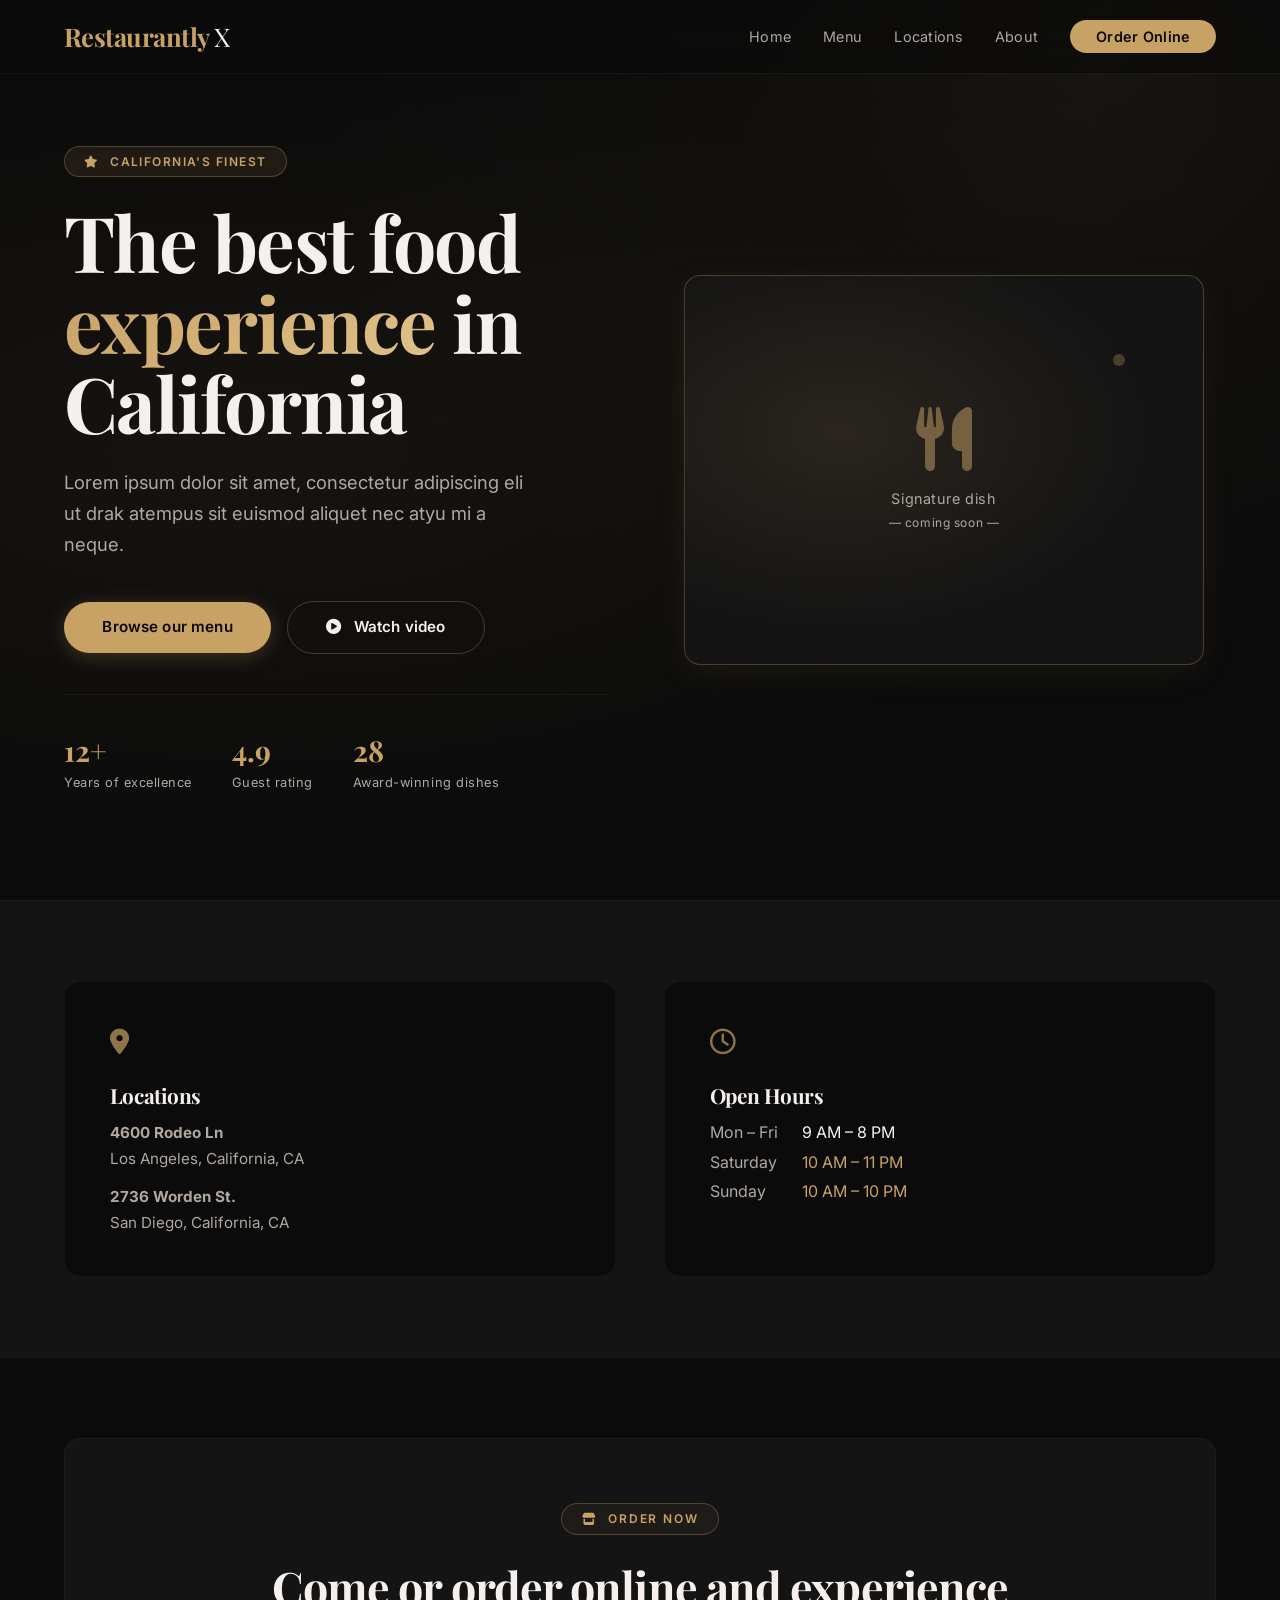
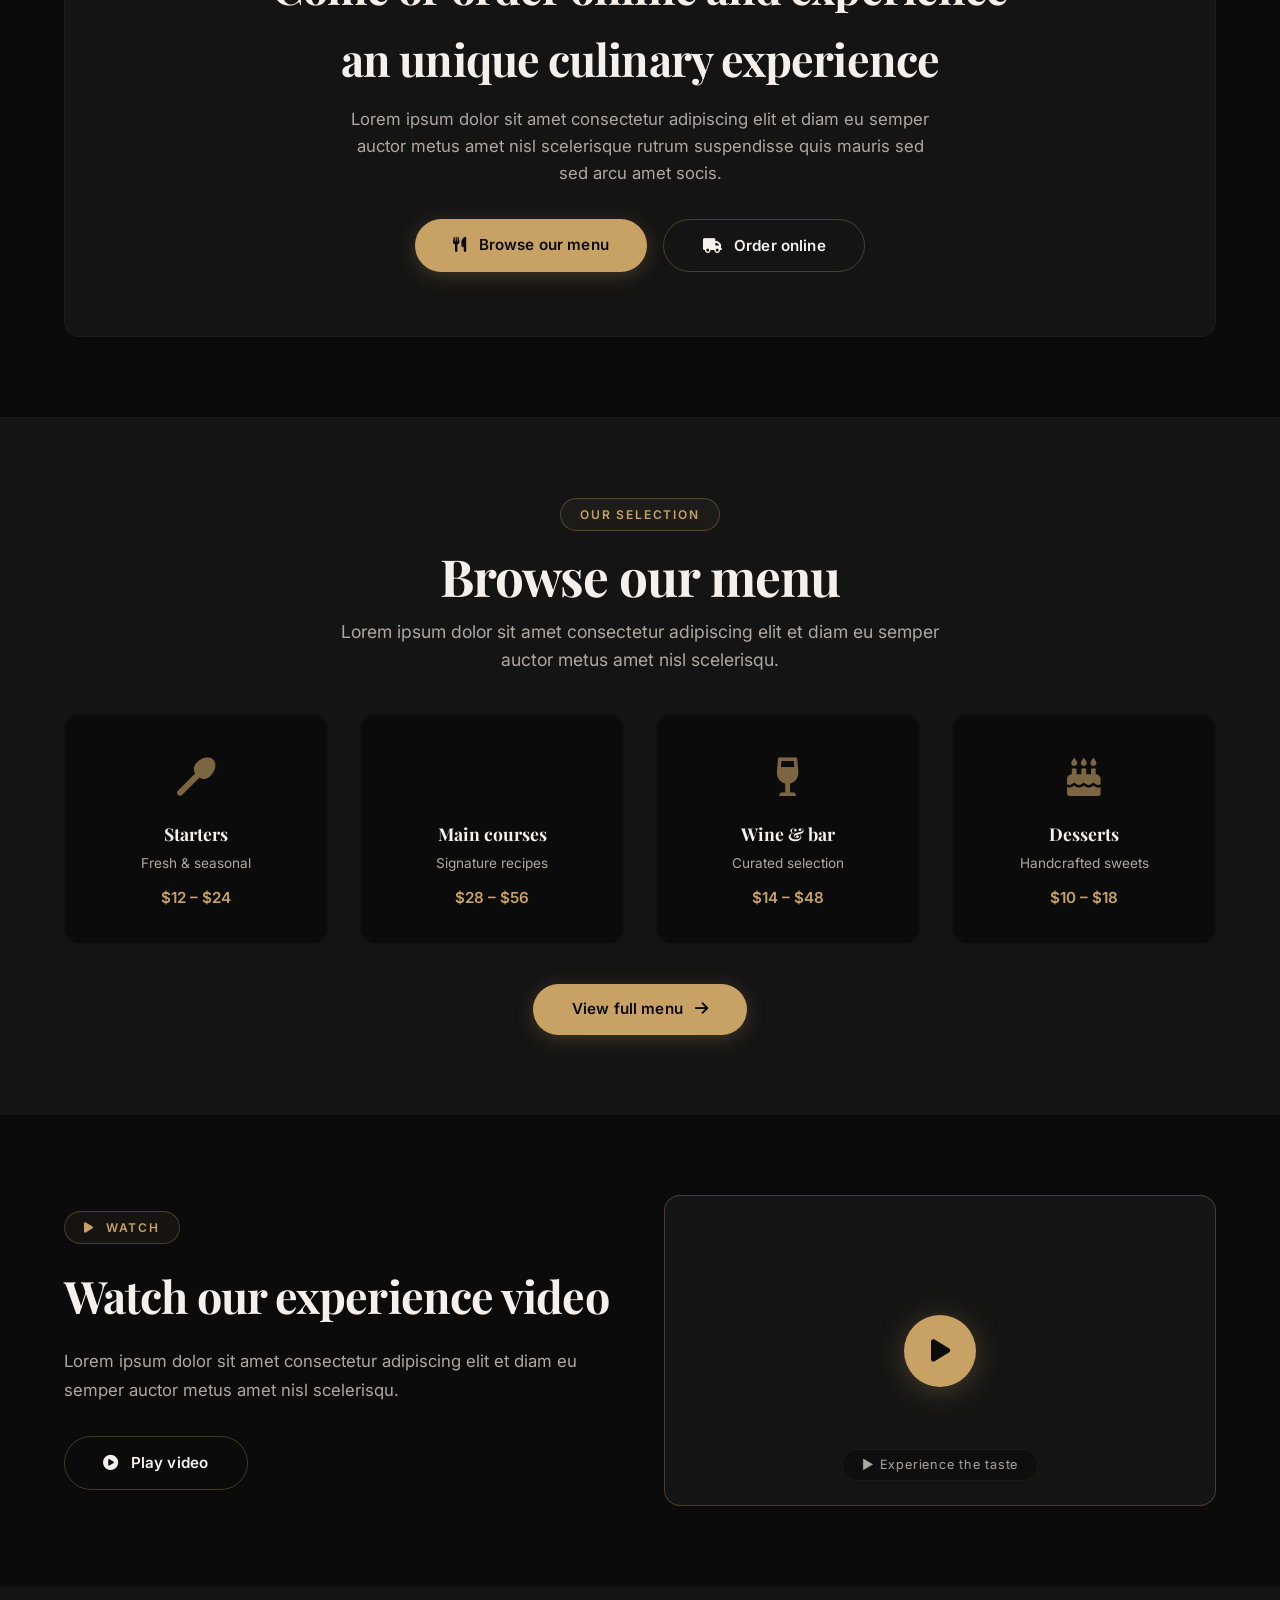
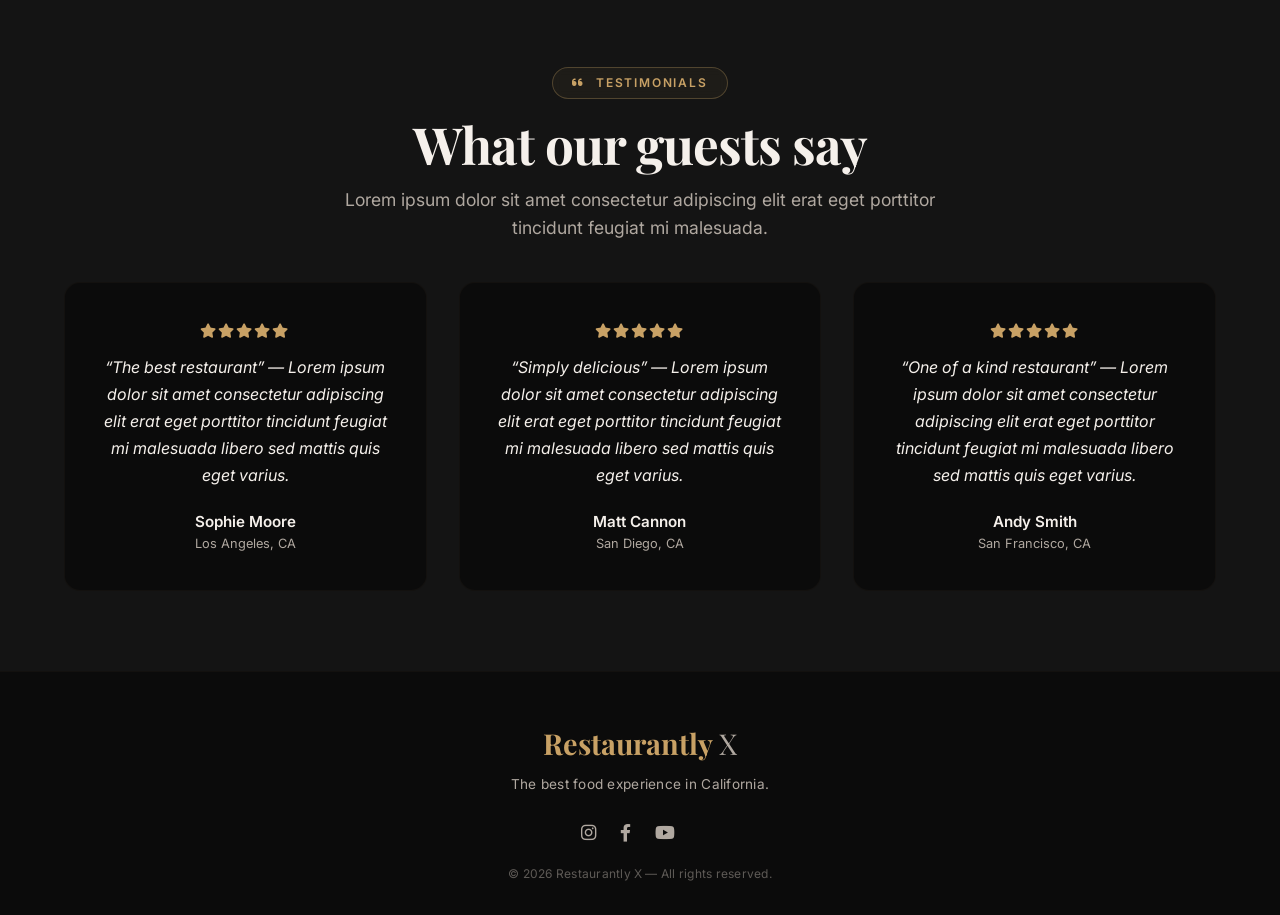
<file: index.html>
<!DOCTYPE html>
<html lang="en">
<head>
    <meta charset="UTF-8" />
    <meta name="viewport" content="width=device-width, initial-scale=1.0" />
    <title>Restaurantly X · Home V1</title>

    <!-- Google Fonts -->
    <link rel="preconnect" href="https://fonts.googleapis.com" />
    <link rel="preconnect" href="https://fonts.gstatic.com" crossorigin />
    <link href="https://fonts.googleapis.com/css2?family=Playfair+Display:ital,wght@0,400;0,700;1,400&family=Inter:opsz,wght@14..32,300;14..32,400;14..32,600;14..32,700&display=swap" rel="stylesheet" />

    <!-- Font Awesome (icons) -->
    <link rel="stylesheet" href="https://cdnjs.cloudflare.com/ajax/libs/font-awesome/6.0.0-beta3/css/all.min.css" />

    <!-- Main CSS -->
    <link rel="stylesheet" href="style.css" />
</head>
<body>

    <!-- ===== NAVBAR ===== -->
    <nav class="navbar" id="navbar">
        <div class="container">
            <a href="#" class="nav-logo">Restaurantly <span>X</span></a>

            <ul class="nav-links" id="navLinks">
                <li><a href="#">Home</a></li>
                <li><a href="#">Menu</a></li>
                <li><a href="#">Locations</a></li>
                <li><a href="#">About</a></li>
                <li><a href="#" class="btn-nav">Order Online</a></li>
            </ul>

            <button class="nav-toggle" id="navToggle" aria-label="Toggle navigation">
                <span></span>
                <span></span>
                <span></span>
            </button>
        </div>
    </nav>

    <!-- ===== HERO ===== -->
    <section class="hero" id="home">
        <div class="container">
            <div class="hero-grid">

                <!-- left -->
                <div class="hero-content">
                    <span class="hero-badge"><i class="fas fa-star" style="margin-right: 6px;"></i> California's Finest</span>
                    <h1 class="hero-title heading-serif">
                        The best food <br /><span class="highlight">experience</span> in California
                    </h1>
                    <p class="hero-desc">
                        Lorem ipsum dolor sit amet, consectetur adipiscing eli ut drak
                        atempus sit euismod aliquet nec atyu mi a neque.
                    </p>
                    <div class="hero-buttons">
                        <a href="#" class="btn-primary">Browse our menu</a>
                        <a href="#" class="btn-outline"><i class="fas fa-play-circle"></i> Watch video</a>
                    </div>

                    <div class="hero-stats">
                        <div class="stat">
                            <span class="stat-number">12+</span>
                            <span class="stat-label">Years of excellence</span>
                        </div>
                        <div class="stat">
                            <span class="stat-number">4.9</span>
                            <span class="stat-label">Guest rating</span>
                        </div>
                        <div class="stat">
                            <span class="stat-number">28</span>
                            <span class="stat-label">Award-winning dishes</span>
                        </div>
                    </div>
                </div>

                <!-- right -->
                <div class="hero-visual">
                    <div class="hero-image-placeholder">
                        <i class="fas fa-utensils"></i>
                        <p>Signature dish<br /><span style="font-size:0.75rem; color:var(--text-muted);">— coming soon —</span></p>
                        <span class="gold-dot"></span>
                    </div>
                </div>

            </div>
        </div>
    </section>

    <!-- ===== LOCATION & HOURS ===== -->
    <section class="section-info" id="locations">
        <div class="container">
            <div class="info-grid">

                <!-- Locations -->
                <div class="info-card">
                    <div class="card-icon"><i class="fas fa-location-dot"></i></div>
                    <h3 class="heading-serif">Locations</h3>
                    <p class="address-line"><strong>4600 Rodeo Ln</strong><br />Los Angeles, California, CA</p>
                    <p class="address-line" style="margin-top: 0.75rem;"><strong>2736 Worden St.</strong><br />San Diego, California, CA</p>
                </div>

                <!-- Open Hours -->
                <div class="info-card">
                    <div class="card-icon"><i class="far fa-clock"></i></div>
                    <h3 class="heading-serif">Open Hours</h3>
                    <div class="hours-grid">
                        <span class="day">Mon – Fri</span>
                        <span class="time">9 AM – 8 PM</span>
                        <span class="day">Saturday</span>
                        <span class="time gold">10 AM – 11 PM</span>
                        <span class="day">Sunday</span>
                        <span class="time gold">10 AM – 10 PM</span>
                    </div>
                </div>

            </div>
        </div>
    </section>

    <!-- ===== CTA ORDER ===== -->
    <section class="section-cta">
        <div class="container">
            <div class="cta-box">
                <span class="section-tag"><i class="fas fa-store" style="margin-right: 6px;"></i> Order now</span>
                <h2 class="heading-serif">Come or order online and experience <br class="hide-mobile" /> an unique culinary experience</h2>
                <p>
                    Lorem ipsum dolor sit amet consectetur adipiscing elit et diam eu semper
                    auctor metus amet nisl scelerisque rutrum suspendisse quis mauris sed sed arcu amet socis.
                </p>
                <div class="btn-group">
                    <a href="#" class="btn-primary"><i class="fas fa-utensils" style="margin-right: 8px;"></i> Browse our menu</a>
                    <a href="#" class="btn-outline"><i class="fas fa-truck" style="margin-right: 8px;"></i> Order online</a>
                </div>
            </div>
        </div>
    </section>

    <!-- ===== MENU PREVIEW ===== -->
    <section class="section-menu" id="menu">
        <div class="container text-center">
            <span class="section-tag">Our selection</span>
            <h2 class="section-title heading-serif">Browse our menu</h2>
            <p class="section-subtitle">
                Lorem ipsum dolor sit amet consectetur adipiscing elit et diam eu semper auctor metus amet nisl scelerisqu.
            </p>

            <div class="menu-grid">
                <div class="menu-item">
                    <div class="menu-icon"><i class="fas fa-utensil-spoon"></i></div>
                    <h4>Starters</h4>
                    <p>Fresh &amp; seasonal</p>
                    <span class="price">$12 – $24</span>
                </div>
                <div class="menu-item">
                    <div class="menu-icon"><i class="fas fa-bowl-food"></i></div>
                    <h4>Main courses</h4>
                    <p>Signature recipes</p>
                    <span class="price">$28 – $56</span>
                </div>
                <div class="menu-item">
                    <div class="menu-icon"><i class="fas fa-wine-glass"></i></div>
                    <h4>Wine &amp; bar</h4>
                    <p>Curated selection</p>
                    <span class="price">$14 – $48</span>
                </div>
                <div class="menu-item">
                    <div class="menu-icon"><i class="fas fa-cake"></i></div>
                    <h4>Desserts</h4>
                    <p>Handcrafted sweets</p>
                    <span class="price">$10 – $18</span>
                </div>
            </div>

            <div style="margin-top: 2.5rem;">
                <a href="#" class="btn-primary">View full menu <i class="fas fa-arrow-right" style="margin-left: 8px;"></i></a>
            </div>
        </div>
    </section>

    <!-- ===== VIDEO / EXPERIENCE ===== -->
    <section class="section-video" id="video">
        <div class="container">
            <div class="video-grid">

                <div class="video-content">
                    <span class="section-tag"><i class="fas fa-play" style="margin-right: 6px;"></i> Watch</span>
                    <h2 class="heading-serif">Watch our experience video</h2>
                    <p>
                        Lorem ipsum dolor sit amet consectetur adipiscing elit et diam eu semper
                        auctor metus amet nisl scelerisqu.
                    </p>
                    <a href="#" class="btn-outline"><i class="fas fa-play-circle" style="margin-right: 8px;"></i> Play video</a>
                </div>

                <div class="video-player" role="button" tabindex="0">
                    <div class="play-btn"><i class="fas fa-play"></i></div>
                    <span class="play-label">▶  Experience the taste</span>
                </div>

            </div>
        </div>
    </section>

    <!-- ===== TESTIMONIALS ===== -->
    <section class="section-testimonials" id="testimonials">
        <div class="container text-center">
            <span class="section-tag"><i class="fas fa-quote-left" style="margin-right: 6px;"></i> Testimonials</span>
            <h2 class="section-title heading-serif">What our guests say</h2>
            <p class="section-subtitle">
                Lorem ipsum dolor sit amet consectetur adipiscing elit erat eget porttitor tincidunt feugiat mi malesuada.
            </p>

            <div class="testimonial-grid">

                <div class="testimonial-card">
                    <div class="stars"><i class="fas fa-star"></i><i class="fas fa-star"></i><i class="fas fa-star"></i><i class="fas fa-star"></i><i class="fas fa-star"></i></div>
                    <blockquote>“The best restaurant” — Lorem ipsum dolor sit amet consectetur adipiscing elit erat eget porttitor tincidunt feugiat mi malesuada libero sed mattis quis eget varius.</blockquote>
                    <div class="author">
                        <span class="author-name">Sophie Moore</span>
                        <span class="author-location">Los Angeles, CA</span>
                    </div>
                </div>

                <div class="testimonial-card">
                    <div class="stars"><i class="fas fa-star"></i><i class="fas fa-star"></i><i class="fas fa-star"></i><i class="fas fa-star"></i><i class="fas fa-star"></i></div>
                    <blockquote>“Simply delicious” — Lorem ipsum dolor sit amet consectetur adipiscing elit erat eget porttitor tincidunt feugiat mi malesuada libero sed mattis quis eget varius.</blockquote>
                    <div class="author">
                        <span class="author-name">Matt Cannon</span>
                        <span class="author-location">San Diego, CA</span>
                    </div>
                </div>

                <div class="testimonial-card">
                    <div class="stars"><i class="fas fa-star"></i><i class="fas fa-star"></i><i class="fas fa-star"></i><i class="fas fa-star"></i><i class="fas fa-star"></i></div>
                    <blockquote>“One of a kind restaurant” — Lorem ipsum dolor sit amet consectetur adipiscing elit erat eget porttitor tincidunt feugiat mi malesuada libero sed mattis quis eget varius.</blockquote>
                    <div class="author">
                        <span class="author-name">Andy Smith</span>
                        <span class="author-location">San Francisco, CA</span>
                    </div>
                </div>

            </div>
        </div>
    </section>

    <!-- ===== FOOTER ===== -->
    <footer class="footer">
        <div class="container">
            <div class="footer-logo">Restaurantly <span style="color:var(--text-muted); font-weight:300;">X</span></div>
            <p style="max-width:400px; margin:0 auto 0.5rem auto;">
                The best food experience in California.
            </p>
            <div class="socials">
                <a href="#" aria-label="Instagram"><i class="fab fa-instagram"></i></a>
                <a href="#" aria-label="Facebook"><i class="fab fa-facebook-f"></i></a>
                <a href="#" aria-label="YouTube"><i class="fab fa-youtube"></i></a>
                <a href="#" aria-label="Twitter"><i class="fab fa-x-twitter"></i></a>
            </div>
            <p style="font-size:0.75rem; opacity:0.5;">
                &copy; 2026 Restaurantly X — All rights reserved.
            </p>
        </div>
    </footer>

    <!-- Main JavaScript -->
    <script src="script.js"></script>
</body>
</html>
</file>
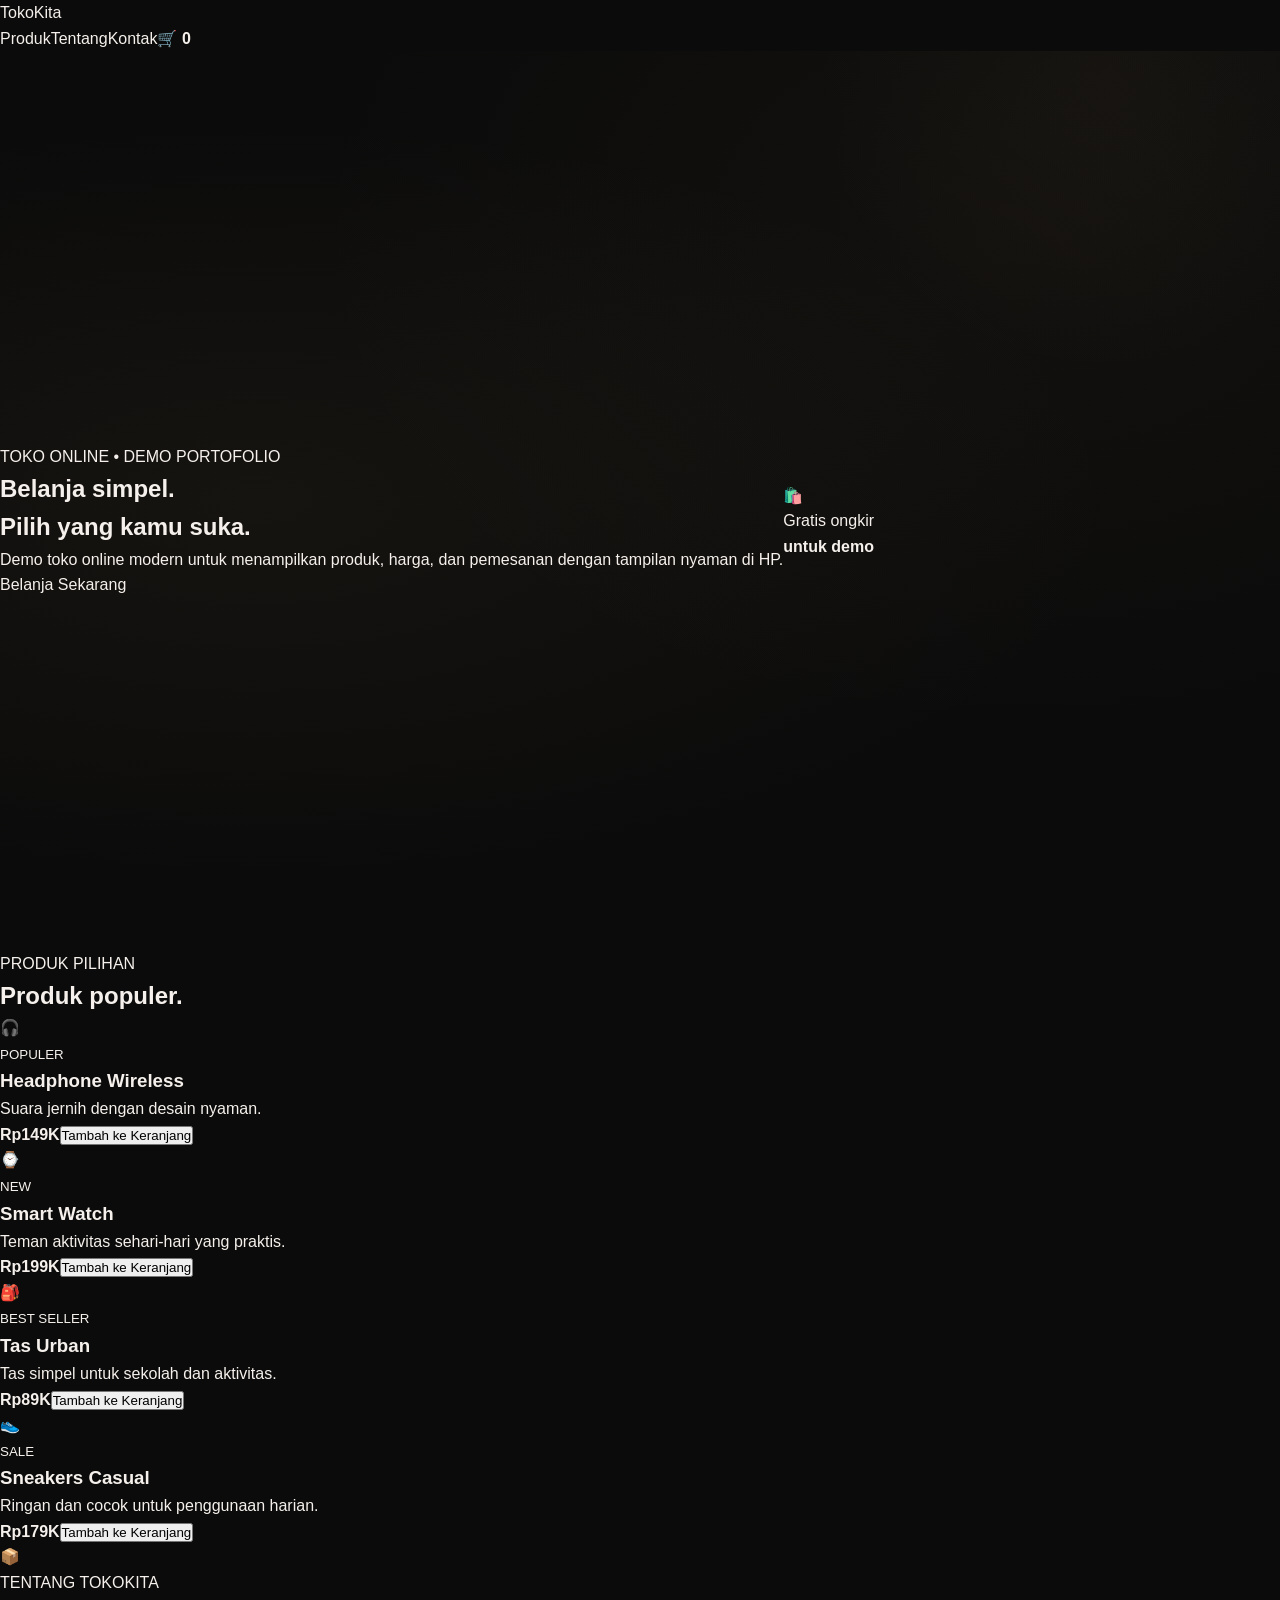
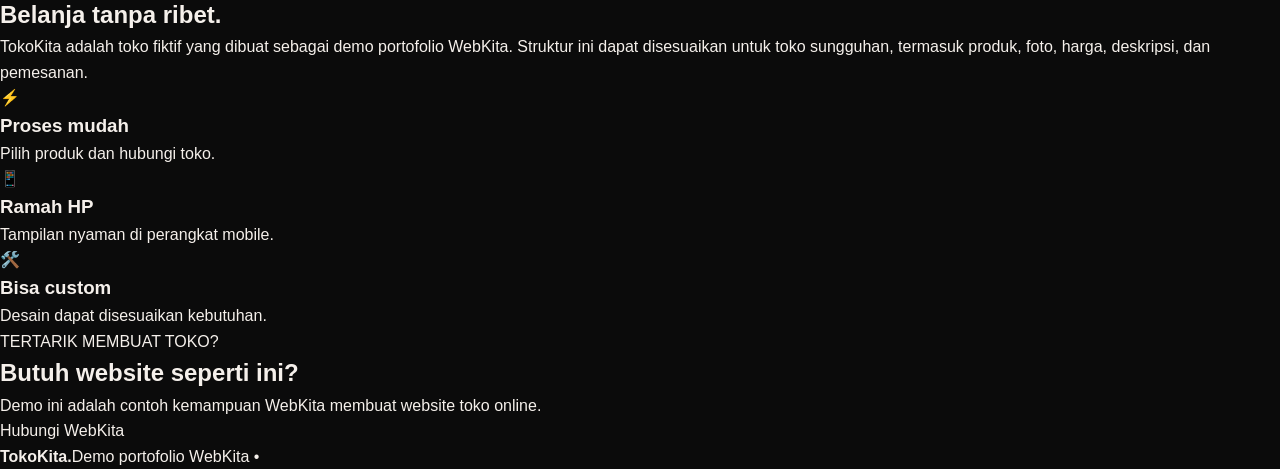
<file: index (1).html>
<!doctype html><html lang="id"><head><meta charset="utf-8"><meta name="viewport" content="width=device-width,initial-scale=1"><title>TokoKita — Demo Toko</title><link rel="stylesheet" href="style.css"></head><body>
<header><a class="brand" href="#home">Toko<span>Kita</span></a><nav><a href="#produk">Produk</a><a href="#tentang">Tentang</a><a href="#kontak">Kontak</a><a href="#produk">🛒 <b id="cartCount">0</b></a></nav></header>
<main>
<section id="home" class="hero"><div><p class="label">TOKO ONLINE • DEMO PORTOFOLIO</p><h1>Belanja simpel.<br><span>Pilih yang kamu suka.</span></h1><p class="desc">Demo toko online modern untuk menampilkan produk, harga, dan pemesanan dengan tampilan nyaman di HP.</p><a class="btn primary" href="#produk">Belanja Sekarang</a></div><div class="hero-art"><div class="bag">🛍️</div><div class="float">Gratis ongkir<br><strong>untuk demo</strong></div></div></section>
<section id="produk" class="section"><p class="label">PRODUK PILIHAN</p><h2>Produk populer.</h2><div class="products">
<article><div class="pic one">🎧</div><div class="info"><small>POPULER</small><h3>Headphone Wireless</h3><p>Suara jernih dengan desain nyaman.</p><strong>Rp149K</strong><button onclick="addCart()">Tambah ke Keranjang</button></div></article>
<article><div class="pic two">⌚</div><div class="info"><small>NEW</small><h3>Smart Watch</h3><p>Teman aktivitas sehari-hari yang praktis.</p><strong>Rp199K</strong><button onclick="addCart()">Tambah ke Keranjang</button></div></article>
<article><div class="pic three">🎒</div><div class="info"><small>BEST SELLER</small><h3>Tas Urban</h3><p>Tas simpel untuk sekolah dan aktivitas.</p><strong>Rp89K</strong><button onclick="addCart()">Tambah ke Keranjang</button></div></article>
<article><div class="pic four">👟</div><div class="info"><small>SALE</small><h3>Sneakers Casual</h3><p>Ringan dan cocok untuk penggunaan harian.</p><strong>Rp179K</strong><button onclick="addCart()">Tambah ke Keranjang</button></div></article>
</div></section>
<section id="tentang" class="about"><div class="about-art">📦</div><div><p class="label">TENTANG TOKOKITA</p><h2>Belanja tanpa ribet.</h2><p class="muted">TokoKita adalah toko fiktif yang dibuat sebagai demo portofolio WebKita. Struktur ini dapat disesuaikan untuk toko sungguhan, termasuk produk, foto, harga, deskripsi, dan pemesanan.</p></div></section>
<section class="features"><div>⚡<h3>Proses mudah</h3><p>Pilih produk dan hubungi toko.</p></div><div>📱<h3>Ramah HP</h3><p>Tampilan nyaman di perangkat mobile.</p></div><div>🛠️<h3>Bisa custom</h3><p>Desain dapat disesuaikan kebutuhan.</p></div></section>
<section id="kontak" class="cta"><p class="label">TERTARIK MEMBUAT TOKO?</p><h2>Butuh website seperti ini?</h2><p>Demo ini adalah contoh kemampuan WebKita membuat website toko online.</p><a class="btn primary" href="https://wa.me/6283890390224?text=Halo%20WebKita%2C%20saya%20tertarik%20dengan%20demo%20website%20toko." target="_blank">Hubungi WebKita</a></section>
</main><footer><strong>TokoKita.</strong><span>Demo portofolio WebKita • <span id="year"></span></span></footer><script src="script.js"></script></body></html>
</file>
<file: style.css>
/* ----- RESET & BASE ----- */
*,
*::before,
*::after {
    margin: 0;
    padding: 0;
    box-sizing: border-box;
}

:root {
    --bg-dark: #0b0b0b;
    --bg-card: #141414;
    --bg-section: #1a1a1a;
    --gold: #c8a165;
    --gold-light: #e0c28a;
    --gold-glow: rgba(200, 161, 101, 0.25);
    --text-light: #f5f0eb;
    --text-muted: #b0a8a0;
    --border-gold: rgba(200, 161, 101, 0.3);
    --shadow-gold: 0 8px 32px rgba(200, 161, 101, 0.08);
    --radius: 16px;
    --transition: 0.35s cubic-bezier(0.25, 0.46, 0.45, 0.94);
}

html {
    scroll-behavior: smooth;
}

body {
    font-family: 'Inter', sans-serif;
    background-color: var(--bg-dark);
    color: var(--text-light);
    line-height: 1.6;
    -webkit-font-smoothing: antialiased;
}

img {
    max-width: 100%;
    display: block;
}

a {
    text-decoration: none;
    color: inherit;
}

.container {
    max-width: 1200px;
    margin: 0 auto;
    padding: 0 24px;
}

/* ----- TYPOGRAPHY ----- */
.heading-serif {
    font-family: 'Playfair Display', serif;
    font-weight: 700;
    letter-spacing: -0.02em;
}

.heading-serif-italic {
    font-family: 'Playfair Display', serif;
    font-weight: 400;
    font-style: italic;
}

.gold-text {
    color: var(--gold);
}

.gold-border {
    border-color: var(--gold);
}

.section-tag {
    display: inline-block;
    font-size: 0.75rem;
    font-weight: 600;
    letter-spacing: 0.15em;
    text-transform: uppercase;
    color: var(--gold);
    border: 1px solid var(--border-gold);
    padding: 0.35rem 1.2rem;
    border-radius: 40px;
    margin-bottom: 1rem;
    backdrop-filter: blur(4px);
    background: rgba(200, 161, 101, 0.06);
}

.section-title {
    font-size: clamp(2rem, 5vw, 3.2rem);
    line-height: 1.15;
    margin-bottom: 0.75rem;
}

.section-subtitle {
    font-size: 1.1rem;
    color: var(--text-muted);
    max-width: 600px;
    margin: 0 auto 2rem auto;
}

/* ----- BUTTONS ----- */
.btn-primary {
    display: inline-block;
    background: var(--gold);
    color: #0b0b0b;
    font-weight: 600;
    font-size: 0.95rem;
    padding: 0.85rem 2.4rem;
    border-radius: 60px;
    border: none;
    cursor: pointer;
    transition: var(--transition);
    letter-spacing: 0.01em;
    box-shadow: 0 4px 20px rgba(200, 161, 101, 0.25);
}

.btn-primary:hover {
    background: var(--gold-light);
    transform: translateY(-2px);
    box-shadow: 0 8px 32px rgba(200, 161, 101, 0.35);
}

.btn-outline {
    display: inline-block;
    background: transparent;
    color: var(--text-light);
    font-weight: 600;
    font-size: 0.95rem;
    padding: 0.85rem 2.4rem;
    border-radius: 60px;
    border: 1.5px solid var(--border-gold);
    cursor: pointer;
    transition: var(--transition);
    letter-spacing: 0.01em;
}

.btn-outline:hover {
    background: var(--gold);
    color: #0b0b0b;
    border-color: var(--gold);
    transform: translateY(-2px);
    box-shadow: 0 8px 32px rgba(200, 161, 101, 0.2);
}

/* ----- NAVIGATION ----- */
.navbar {
    position: fixed;
    top: 0;
    left: 0;
    right: 0;
    z-index: 1000;
    padding: 1rem 0;
    background: rgba(11, 11, 11, 0.7);
    backdrop-filter: blur(16px) saturate(180%);
    border-bottom: 1px solid rgba(200, 161, 101, 0.08);
    transition: var(--transition);
}

.navbar .container {
    display: flex;
    align-items: center;
    justify-content: space-between;
    flex-wrap: wrap;
    gap: 0.75rem 1.5rem;
}

.nav-logo {
    font-family: 'Playfair Display', serif;
    font-size: 1.6rem;
    font-weight: 700;
    letter-spacing: -0.02em;
    color: var(--gold);
}

.nav-logo span {
    color: var(--text-light);
    font-weight: 300;
}

.nav-links {
    display: flex;
    align-items: center;
    gap: 2rem;
    list-style: none;
    font-size: 0.9rem;
    font-weight: 400;
}

.nav-links a {
    color: var(--text-muted);
    transition: var(--transition);
    position: relative;
    letter-spacing: 0.02em;
}

.nav-links a::after {
    content: '';
    position: absolute;
    bottom: -4px;
    left: 0;
    width: 0;
    height: 2px;
    background: var(--gold);
    transition: var(--transition);
}

.nav-links a:hover {
    color: var(--text-light);
}

.nav-links a:hover::after {
    width: 100%;
}

.nav-links .btn-nav {
    background: var(--gold);
    color: #0b0b0b;
    padding: 0.5rem 1.6rem;
    border-radius: 40px;
    font-weight: 600;
    transition: var(--transition);
}

.nav-links .btn-nav:hover {
    background: var(--gold-light);
    transform: translateY(-1px);
    box-shadow: 0 4px 20px rgba(200, 161, 101, 0.25);
}

.nav-links .btn-nav::after {
    display: none;
}

.nav-toggle {
    display: none;
    flex-direction: column;
    gap: 5px;
    background: transparent;
    border: none;
    cursor: pointer;
    padding: 4px;
}

.nav-toggle span {
    display: block;
    width: 26px;
    height: 2px;
    background: var(--text-light);
    border-radius: 4px;
    transition: var(--transition);
}

/* ----- HERO ----- */
.hero {
    min-height: 100vh;
    display: flex;
    align-items: center;
    position: relative;
    padding: 120px 0 80px;
    background:
        radial-gradient(ellipse at 20% 50%, rgba(200, 161, 101, 0.06) 0%, transparent 60%),
        radial-gradient(ellipse at 80% 20%, rgba(200, 161, 101, 0.04) 0%, transparent 50%),
        var(--bg-dark);
    overflow: hidden;
}

.hero::before {
    content: '';
    position: absolute;
    top: -30%;
    right: -10%;
    width: 600px;
    height: 600px;
    background: radial-gradient(circle, rgba(200, 161, 101, 0.04) 0%, transparent 70%);
    border-radius: 50%;
    pointer-events: none;
}

.hero-grid {
    display: grid;
    grid-template-columns: 1fr 1fr;
    gap: 4rem;
    align-items: center;
    position: relative;
    z-index: 2;
}

.hero-content {
    max-width: 620px;
}

.hero-badge {
    display: inline-block;
    background: rgba(200, 161, 101, 0.10);
    border: 1px solid var(--border-gold);
    border-radius: 40px;
    padding: 0.3rem 1.2rem;
    font-size: 0.75rem;
    font-weight: 600;
    letter-spacing: 0.12em;
    text-transform: uppercase;
    color: var(--gold);
    margin-bottom: 1.5rem;
    backdrop-filter: blur(4px);
}

.hero-title {
    font-size: clamp(2.8rem, 7vw, 4.8rem);
    line-height: 1.05;
    margin-bottom: 1.5rem;
}

.hero-title .highlight {
    background: linear-gradient(135deg, var(--gold), var(--gold-light));
    -webkit-background-clip: text;
    -webkit-text-fill-color: transparent;
    background-clip: text;
}

.hero-desc {
    font-size: 1.15rem;
    color: var(--text-muted);
    max-width: 480px;
    margin-bottom: 2.5rem;
    line-height: 1.7;
}

.hero-buttons {
    display: flex;
    flex-wrap: wrap;
    gap: 1rem;
    align-items: center;
}

.hero-buttons .btn-outline i {
    margin-right: 0.5rem;
}

.hero-visual {
    display: flex;
    justify-content: center;
    align-items: center;
    position: relative;
}

.hero-image-placeholder {
    width: 100%;
    max-width: 520px;
    aspect-ratio: 4/3;
    background:
        radial-gradient(ellipse at 30% 40%, rgba(200, 161, 101, 0.12) 0%, transparent 60%),
        var(--bg-card);
    border-radius: var(--radius);
    border: 1px solid var(--border-gold);
    display: flex;
    flex-direction: column;
    align-items: center;
    justify-content: center;
    padding: 2rem;
    text-align: center;
    position: relative;
    box-shadow: var(--shadow-gold);
    backdrop-filter: blur(2px);
}

.hero-image-placeholder i {
    font-size: 4rem;
    color: var(--gold);
    opacity: 0.5;
    margin-bottom: 1rem;
}

.hero-image-placeholder p {
    color: var(--text-muted);
    font-size: 0.9rem;
    letter-spacing: 0.04em;
}

.hero-image-placeholder .gold-dot {
    position: absolute;
    width: 12px;
    height: 12px;
    background: var(--gold);
    border-radius: 50%;
    opacity: 0.3;
    top: 20%;
    right: 15%;
    animation: pulse-dot 3s ease-in-out infinite;
}

@keyframes pulse-dot {
    0%,
    100% {
        opacity: 0.2;
        transform: scale(1);
    }
    50% {
        opacity: 0.6;
        transform: scale(1.4);
    }
}

.hero-stats {
    display: flex;
    gap: 2.5rem;
    margin-top: 2.5rem;
    padding-top: 2rem;
    border-top: 1px solid rgba(200, 161, 101, 0.08);
}

.hero-stats .stat {
    display: flex;
    flex-direction: column;
}

.hero-stats .stat-number {
    font-family: 'Playfair Display', serif;
    font-size: 1.8rem;
    font-weight: 700;
    color: var(--gold);
}

.hero-stats .stat-label {
    font-size: 0.8rem;
    color: var(--text-muted);
    letter-spacing: 0.04em;
}

/* ----- LOCATION & HOURS (dual) ----- */
.section-info {
    padding: 5rem 0;
    background: var(--bg-card);
    border-top: 1px solid rgba(200, 161, 101, 0.04);
    border-bottom: 1px solid rgba(200, 161, 101, 0.04);
}

.info-grid {
    display: grid;
    grid-template-columns: 1fr 1fr;
    gap: 3rem;
}

.info-card {
    background: var(--bg-dark);
    border-radius: var(--radius);
    padding: 2.5rem 2.8rem;
    border: 1px solid rgba(200, 161, 101, 0.06);
    transition: var(--transition);
}

.info-card:hover {
    border-color: var(--border-gold);
    box-shadow: var(--shadow-gold);
}

.info-card .card-icon {
    font-size: 1.6rem;
    color: var(--gold);
    margin-bottom: 1rem;
    opacity: 0.7;
}

.info-card h3 {
    font-family: 'Playfair Display', serif;
    font-size: 1.3rem;
    margin-bottom: 0.5rem;
}

.info-card p {
    color: var(--text-muted);
    font-size: 0.95rem;
    line-height: 1.7;
}

.info-card .address-line {
    margin-top: 0.25rem;
}

.info-card .hours-grid {
    display: grid;
    grid-template-columns: auto 1fr;
    gap: 0.25rem 1.5rem;
    margin-top: 0.5rem;
}

.info-card .hours-grid .day {
    color: var(--text-muted);
    font-weight: 400;
}

.info-card .hours-grid .time {
    color: var(--text-light);
    font-weight: 400;
}

.info-card .hours-grid .time.gold {
    color: var(--gold);
}

/* ----- CTA ORDER ----- */
.section-cta {
    padding: 5rem 0;
    background: var(--bg-dark);
}

.cta-box {
    background: var(--bg-card);
    border-radius: var(--radius);
    padding: 4rem 3rem;
    text-align: center;
    border: 1px solid rgba(200, 161, 101, 0.06);
    position: relative;
    overflow: hidden;
}

.cta-box::before {
    content: '';
    position: absolute;
    top: -50%;
    left: -20%;
    width: 300px;
    height: 300px;
    background: radial-gradient(circle, rgba(200, 161, 101, 0.04) 0%, transparent 70%);
    border-radius: 50%;
    pointer-events: none;
}

.cta-box h2 {
    font-size: clamp(1.8rem, 4vw, 2.8rem);
    margin-bottom: 0.75rem;
    position: relative;
}

.cta-box p {
    color: var(--text-muted);
    max-width: 580px;
    margin: 0 auto 2rem auto;
    font-size: 1.05rem;
    position: relative;
}

.cta-box .btn-group {
    display: flex;
    flex-wrap: wrap;
    justify-content: center;
    gap: 1rem;
    position: relative;
}

/* ----- MENU PREVIEW ----- */
.section-menu {
    padding: 5rem 0;
    background: var(--bg-card);
    border-top: 1px solid rgba(200, 161, 101, 0.04);
}

.menu-grid {
    display: grid;
    grid-template-columns: repeat(auto-fit, minmax(220px, 1fr));
    gap: 2rem;
    margin-top: 2.5rem;
}

.menu-item {
    background: var(--bg-dark);
    border-radius: var(--radius);
    padding: 2rem 1.5rem;
    text-align: center;
    border: 1px solid rgba(200, 161, 101, 0.04);
    transition: var(--transition);
}

.menu-item:hover {
    border-color: var(--border-gold);
    transform: translateY(-4px);
    box-shadow: var(--shadow-gold);
}

.menu-item .menu-icon {
    font-size: 2.4rem;
    color: var(--gold);
    opacity: 0.6;
    margin-bottom: 0.75rem;
}

.menu-item h4 {
    font-family: 'Playfair Display', serif;
    font-size: 1.1rem;
    margin-bottom: 0.25rem;
}

.menu-item p {
    font-size: 0.85rem;
    color: var(--text-muted);
}

.menu-item .price {
    display: inline-block;
    margin-top: 0.75rem;
    font-weight: 600;
    color: var(--gold);
    font-size: 0.95rem;
}

/* ----- VIDEO / EXPERIENCE ----- */
.section-video {
    padding: 5rem 0;
    background: var(--bg-dark);
    border-bottom: 1px solid rgba(200, 161, 101, 0.04);
}

.video-grid {
    display: grid;
    grid-template-columns: 1fr 1fr;
    gap: 3rem;
    align-items: center;
}

.video-content h2 {
    font-size: clamp(1.8rem, 4vw, 2.8rem);
    margin-bottom: 1rem;
}

.video-content p {
    color: var(--text-muted);
    font-size: 1.05rem;
    line-height: 1.7;
    margin-bottom: 2rem;
}

.video-player {
    background: var(--bg-card);
    border-radius: var(--radius);
    aspect-ratio: 16/9;
    display: flex;
    align-items: center;
    justify-content: center;
    border: 1px solid var(--border-gold);
    position: relative;
    cursor: pointer;
    transition: var(--transition);
    overflow: hidden;
}

.video-player:hover {
    border-color: var(--gold);
    box-shadow: var(--shadow-gold);
}

.video-player .play-btn {
    width: 72px;
    height: 72px;
    background: var(--gold);
    border-radius: 50%;
    display: flex;
    align-items: center;
    justify-content: center;
    font-size: 1.6rem;
    color: #0b0b0b;
    transition: var(--transition);
    box-shadow: 0 4px 30px rgba(200, 161, 101, 0.3);
}

.video-player:hover .play-btn {
    transform: scale(1.08);
    background: var(--gold-light);
}

.video-player .play-label {
    position: absolute;
    bottom: 1.5rem;
    left: 50%;
    transform: translateX(-50%);
    font-size: 0.8rem;
    color: var(--text-muted);
    letter-spacing: 0.06em;
    background: rgba(11, 11, 11, 0.6);
    padding: 0.3rem 1.2rem;
    border-radius: 40px;
    backdrop-filter: blur(4px);
    border: 1px solid rgba(200, 161, 101, 0.08);
}

/* ----- TESTIMONIALS ----- */
.section-testimonials {
    padding: 5rem 0;
    background: var(--bg-card);
}

.testimonial-grid {
    display: grid;
    grid-template-columns: repeat(auto-fit, minmax(280px, 1fr));
    gap: 2rem;
    margin-top: 2.5rem;
}

.testimonial-card {
    background: var(--bg-dark);
    border-radius: var(--radius);
    padding: 2.2rem 2rem;
    border: 1px solid rgba(200, 161, 101, 0.04);
    transition: var(--transition);
}

.testimonial-card:hover {
    border-color: var(--border-gold);
    transform: translateY(-3px);
    box-shadow: var(--shadow-gold);
}

.testimonial-card .stars {
    color: var(--gold);
    font-size: 0.9rem;
    letter-spacing: 2px;
    margin-bottom: 0.75rem;
}

.testimonial-card blockquote {
    font-size: 1rem;
    line-height: 1.7;
    color: var(--text-light);
    margin-bottom: 1.25rem;
    font-style: italic;
}

.testimonial-card .author {
    display: flex;
    flex-direction: column;
}

.testimonial-card .author-name {
    font-weight: 600;
    font-size: 0.95rem;
}

.testimonial-card .author-location {
    font-size: 0.8rem;
    color: var(--text-muted);
}

/* ----- FOOTER ----- */
.footer {
    padding: 3rem 0 2rem;
    background: var(--bg-dark);
    border-top: 1px solid rgba(200, 161, 101, 0.04);
    text-align: center;
}

.footer .footer-logo {
    font-family: 'Playfair Display', serif;
    font-size: 1.8rem;
    font-weight: 700;
    color: var(--gold);
    margin-bottom: 0.5rem;
}

.footer p {
    color: var(--text-muted);
    font-size: 0.85rem;
    letter-spacing: 0.02em;
}

.footer .socials {
    display: flex;
    justify-content: center;
    gap: 1.5rem;
    margin: 1.5rem 0 1rem;
}

.footer .socials a {
    color: var(--text-muted);
    font-size: 1.1rem;
    transition: var(--transition);
}

.footer .socials a:hover {
    color: var(--gold);
    transform: translateY(-2px);
}

/* ----- RESPONSIVE ----- */
@media (max-width: 1024px) {
    .hero-grid {
        gap: 2.5rem;
    }
    .video-grid {
        gap: 2rem;
    }
}

@media (max-width: 900px) {
    .nav-links {
        display: none;
        flex-direction: column;
        width: 100%;
        background: rgba(11, 11, 11, 0.95);
        backdrop-filter: blur(16px);
        padding: 1.5rem 0;
        border-radius: var(--radius);
        border: 1px solid rgba(200, 161, 101, 0.06);
        gap: 1.2rem;
    }

    .nav-links.open {
        display: flex;
    }

    .nav-toggle {
        display: flex;
    }

    .hero-grid {
        grid-template-columns: 1fr;
        text-align: center;
    }

    .hero-content {
        max-width: 100%;
    }

    .hero-desc {
        margin-left: auto;
        margin-right: auto;
    }

    .hero-buttons {
        justify-content: center;
    }

    .hero-stats {
        justify-content: center;
    }

    .hero-visual {
        order: -1;
    }

    .hero-image-placeholder {
        max-width: 100%;
    }

    .info-grid {
        grid-template-columns: 1fr;
    }

    .video-grid {
        grid-template-columns: 1fr;
    }

    .video-content {
        text-align: center;
    }

    .video-content p {
        margin-left: auto;
        margin-right: auto;
    }

    .cta-box {
        padding: 3rem 1.5rem;
    }

    .info-card {
        padding: 2rem 1.5rem;
    }

    .hero-stats {
        flex-wrap: wrap;
        gap: 1.5rem;
    }
}

@media (max-width: 480px) {
    .hero-title {
        font-size: 2.2rem;
    }
    .section-title {
        font-size: 1.8rem;
    }
    .cta-box h2 {
        font-size: 1.6rem;
    }
    .testimonial-grid {
        grid-template-columns: 1fr;
    }
    .menu-grid {
        grid-template-columns: 1fr 1fr;
    }
    .hero-stats .stat-number {
        font-size: 1.4rem;
    }
    .btn-primary,
    .btn-outline {
        padding: 0.7rem 1.6rem;
        font-size: 0.85rem;
    }
}

/* ----- UTILITY ----- */
.text-center {
    text-align: center;
}

.mt-1 {
    margin-top: 1rem;
}

.mb-2 {
    margin-bottom: 2rem;
}

.gap-1 {
    gap: 1rem;
}
</file>
